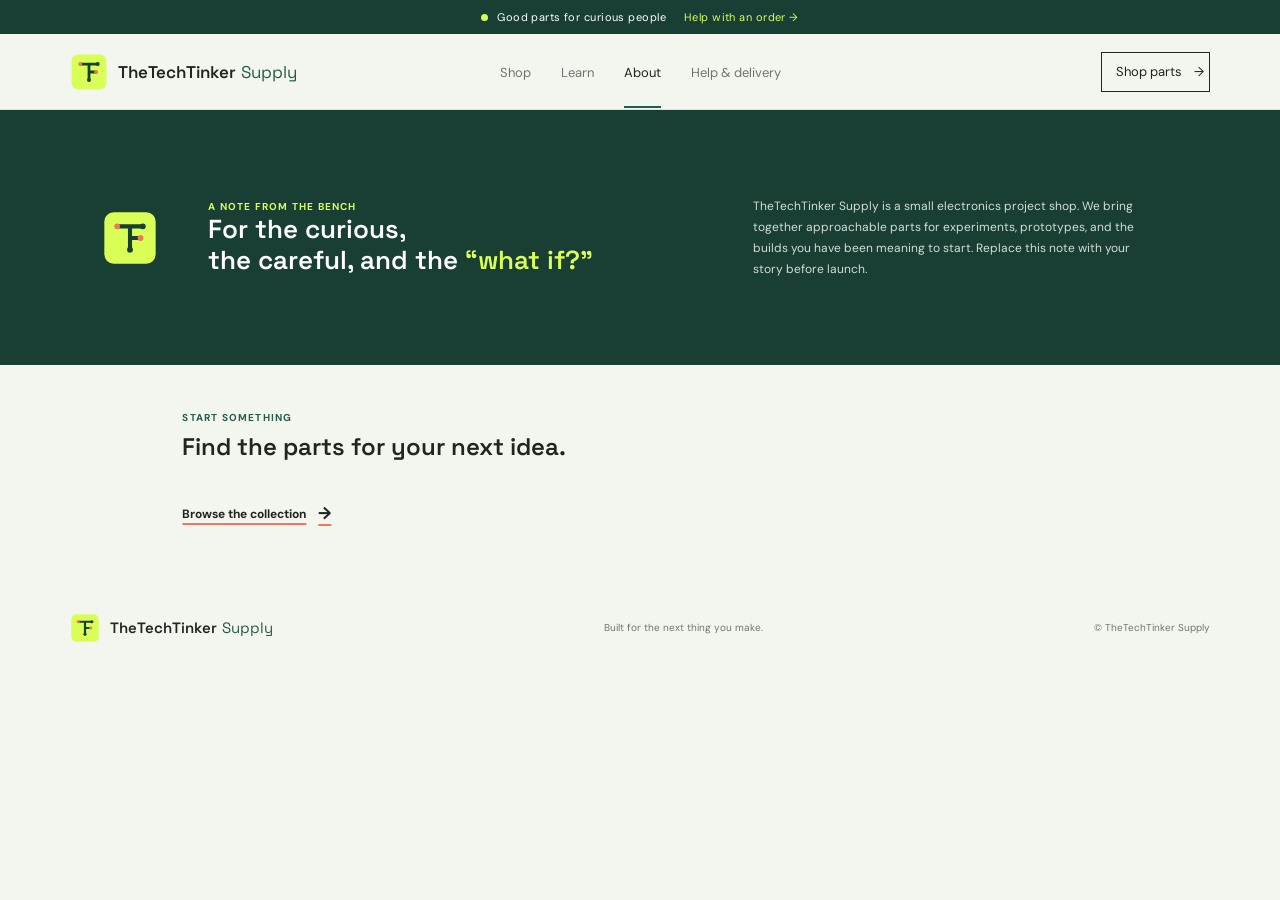
<file: about.html>
<!doctype html>
<html lang="en">
  <head>
    <meta charset="utf-8">
    <meta name="viewport" content="width=device-width, initial-scale=1">
    <meta name="theme-color" content="#f3f5ef">
    <meta name="description" content="Learn about TheTechTinker Supply and its electronics project parts.">
    <title>About | TheTechTinker Supply</title>
    <link rel="icon" type="image/svg+xml" href="assets/thetechtinker-mark.svg">
    <link rel="preconnect" href="https://fonts.googleapis.com">
    <link rel="preconnect" href="https://fonts.gstatic.com" crossorigin>
    <link href="https://fonts.googleapis.com/css2?family=DM+Sans:wght@400;500;600;700&family=Space+Grotesk:wght@400;500;600;700&display=swap" rel="stylesheet">
    <link rel="stylesheet" href="styles.css">
  </head>
  <body>
    <a class="skip-link" href="#top">Skip to About</a>
    <div class="announcement">
      <span class="announcement-mark" aria-hidden="true"></span>
      <p>Good parts for curious people</p>
      <a href="help.html">Help with an order <span aria-hidden="true">&rarr;</span></a>
    </div>

    <header class="site-header">
      <a class="brand" href="index.html#top" aria-label="TheTechTinker Supply home">
        <img class="brand-mark" src="assets/thetechtinker-mark.svg" alt="">
        <span class="brand-name"><span>TheTechTinker</span><strong>Supply</strong></span>
      </a>
      <nav class="main-nav" aria-label="Main navigation">
        <a class="nav-link" href="index.html#catalog">Shop</a>
        <a class="nav-link" href="learn.html">Learn</a>
        <a class="nav-link active" href="about.html" aria-current="page">About</a>
        <a class="nav-link" href="help.html">Help &amp; delivery</a>
      </nav>
      <a class="cart-trigger" href="index.html#catalog">Shop parts <span aria-hidden="true">&rarr;</span></a>
    </header>

    <main id="top" class="standalone-page">
      <section class="about-band" aria-labelledby="about-title">
        <div class="about-marker" aria-hidden="true"><img src="assets/thetechtinker-mark.svg" alt=""></div>
        <div class="about-copy">
          <p class="eyebrow">A NOTE FROM THE BENCH</p>
          <h1 id="about-title">For the curious,<br>the careful, and the <span>“what if?”</span></h1>
        </div>
        <p class="about-description">TheTechTinker Supply is a small electronics project shop. We bring together approachable parts for experiments, prototypes, and the builds you have been meaning to start. Replace this note with your story before launch.</p>
      </section>
      <section class="about-followup">
        <p class="eyebrow">START SOMETHING</p>
        <h2>Find the parts for your next idea.</h2>
        <a class="intro-link" href="index.html#catalog">Browse the collection <span aria-hidden="true">&rarr;</span></a>
      </section>
    </main>

    <footer class="site-footer">
      <a class="brand footer-brand" href="index.html#top" aria-label="TheTechTinker Supply home">
        <img class="brand-mark" src="assets/thetechtinker-mark.svg" alt="">
        <span class="brand-name"><span>TheTechTinker</span><strong>Supply</strong></span>
      </a>
      <p>Built for the next thing you make.</p>
      <span class="footer-year">&copy; TheTechTinker Supply</span>
    </footer>
  </body>
</html>
</file>
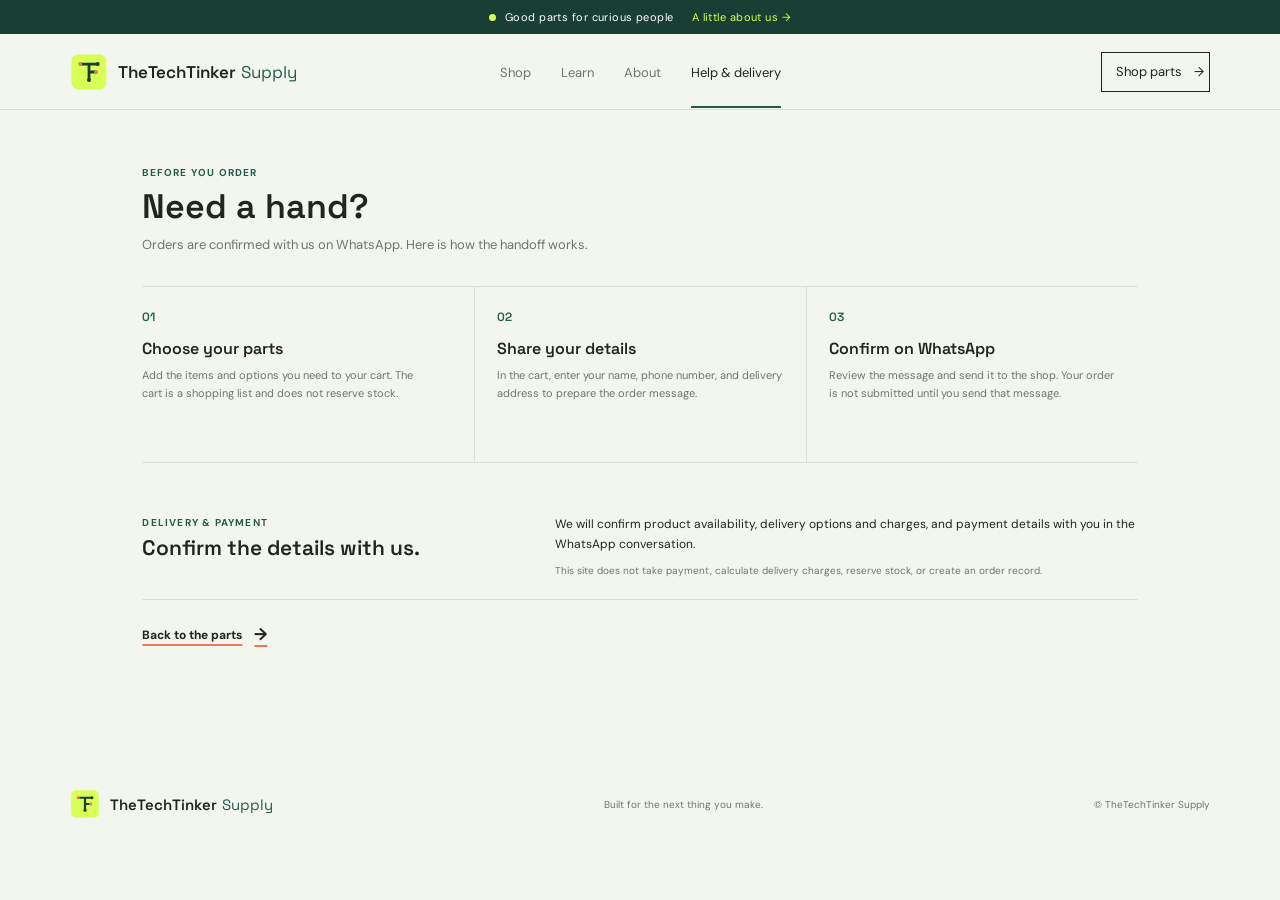
<file: help.html>
<!doctype html>
<html lang="en">
  <head>
    <meta charset="utf-8">
    <meta name="viewport" content="width=device-width, initial-scale=1">
    <meta name="theme-color" content="#f3f5ef">
    <meta name="description" content="How ordering, delivery, and payment confirmation work at TheTechTinker Supply.">
    <title>Help &amp; delivery | TheTechTinker Supply</title>
    <link rel="icon" type="image/svg+xml" href="assets/thetechtinker-mark.svg">
    <link rel="preconnect" href="https://fonts.googleapis.com">
    <link rel="preconnect" href="https://fonts.gstatic.com" crossorigin>
    <link rel="preconnect" href="https://fonts.gstatic.com" crossorigin>
    <link href="https://fonts.googleapis.com/css2?family=DM+Sans:wght@400;500;600;700&family=Space+Grotesk:wght@400;500;600;700&display=swap" rel="stylesheet">
    <link rel="stylesheet" href="styles.css">
  </head>
  <body>
    <a class="skip-link" href="#help-content">Skip to Help &amp; delivery</a>
    <div class="announcement">
      <span class="announcement-mark" aria-hidden="true"></span>
      <p>Good parts for curious people</p>
      <a href="about.html">A little about us <span aria-hidden="true">&rarr;</span></a>
    </div>

    <header class="site-header">
      <a class="brand" href="index.html#top" aria-label="TheTechTinker Supply home">
        <img class="brand-mark" src="assets/thetechtinker-mark.svg" alt="">
        <span class="brand-name"><span>TheTechTinker</span><strong>Supply</strong></span>
      </a>
      <nav class="main-nav" aria-label="Main navigation">
        <a class="nav-link" href="index.html#catalog">Shop</a>
        <a class="nav-link" href="learn.html">Learn</a>
        <a class="nav-link" href="about.html">About</a>
        <a class="nav-link active" href="help.html" aria-current="page">Help &amp; delivery</a>
      </nav>
      <a class="cart-trigger" href="index.html#catalog">Shop parts <span aria-hidden="true">&rarr;</span></a>
    </header>

    <main id="help-content" class="help-page">
      <div class="help-page-heading">
        <p class="eyebrow">BEFORE YOU ORDER</p>
        <h1>Need a hand?</h1>
        <p>Orders are confirmed with us on WhatsApp. Here is how the handoff works.</p>
      </div>

      <section class="help-steps" aria-label="How ordering works">
        <article class="help-step">
          <span class="help-step-number">01</span>
          <h2>Choose your parts</h2>
          <p>Add the items and options you need to your cart. The cart is a shopping list and does not reserve stock.</p>
        </article>
        <article class="help-step">
          <span class="help-step-number">02</span>
          <h2>Share your details</h2>
          <p>In the cart, enter your name, phone number, and delivery address to prepare the order message.</p>
        </article>
        <article class="help-step">
          <span class="help-step-number">03</span>
          <h2>Confirm on WhatsApp</h2>
          <p>Review the message and send it to the shop. Your order is not submitted until you send that message.</p>
        </article>
      </section>

      <section class="delivery-note" aria-labelledby="delivery-title">
        <div>
          <p class="eyebrow">DELIVERY &amp; PAYMENT</p>
          <h2 id="delivery-title">Confirm the details with us.</h2>
        </div>
        <div>
          <p>We will confirm product availability, delivery options and charges, and payment details with you in the WhatsApp conversation.</p>
          <p class="help-small">This site does not take payment, calculate delivery charges, reserve stock, or create an order record.</p>
        </div>
      </section>

      <a class="intro-link help-shop-link" href="index.html#catalog">Back to the parts <span aria-hidden="true">&rarr;</span></a>
    </main>

    <footer class="site-footer">
      <a class="brand footer-brand" href="index.html#top" aria-label="TheTechTinker Supply home">
        <img class="brand-mark" src="assets/thetechtinker-mark.svg" alt="">
        <span class="brand-name"><span>TheTechTinker</span><strong>Supply</strong></span>
      </a>
      <p>Built for the next thing you make.</p>
      <span class="footer-year">&copy; TheTechTinker Supply</span>
    </footer>
  </body>
</html>
</file>
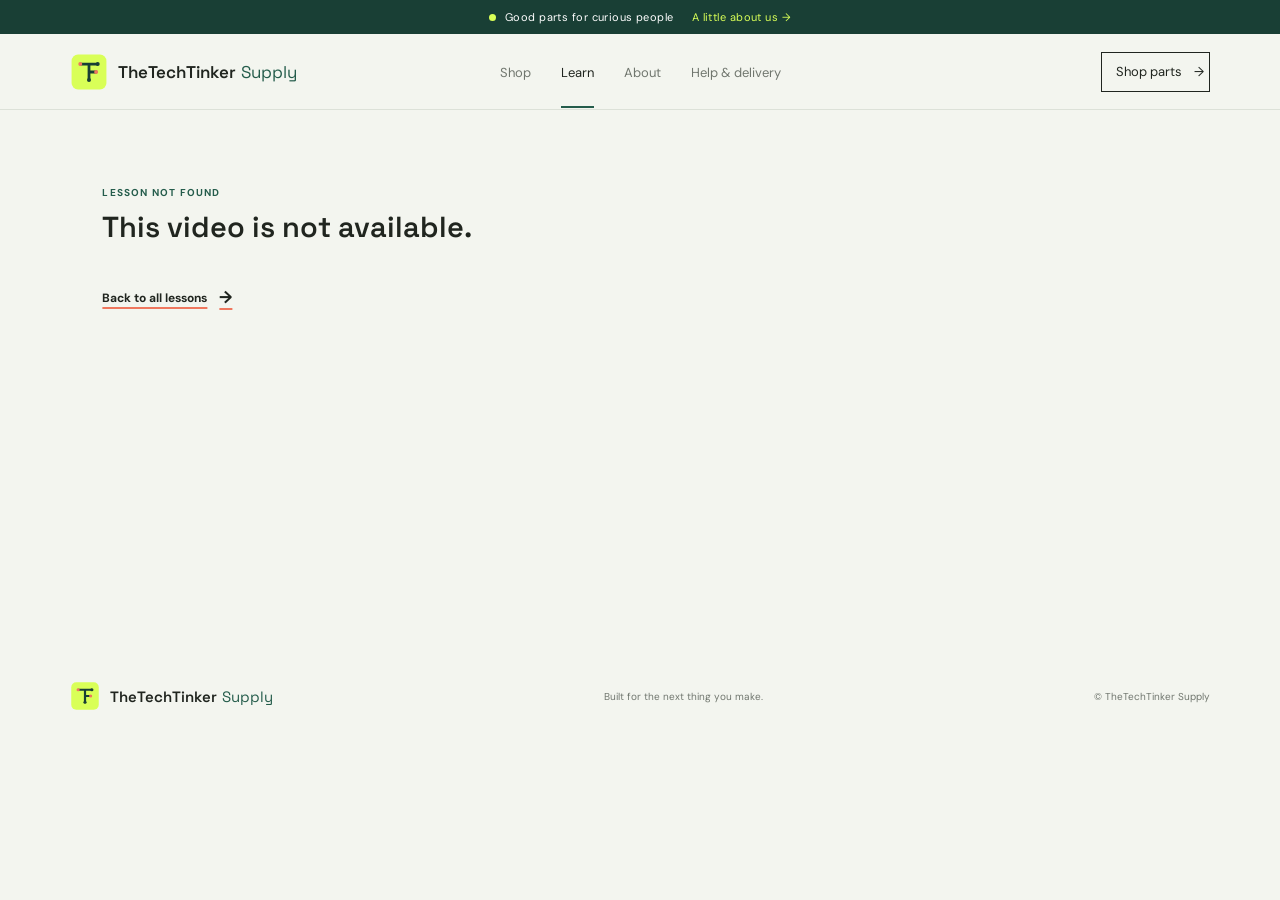
<file: video.html>
<!doctype html>
<html lang="en">
  <head>
    <meta charset="utf-8">
    <meta name="viewport" content="width=device-width, initial-scale=1">
    <meta name="theme-color" content="#f3f5ef">
    <meta name="description" content="Watch a project lesson and find the products used in the build.">
    <title>Project lesson | TheTechTinker Supply</title>
    <link rel="icon" type="image/svg+xml" href="assets/thetechtinker-mark.svg">
    <link rel="preconnect" href="https://fonts.googleapis.com">
    <link rel="preconnect" href="https://fonts.gstatic.com" crossorigin>
    <link href="https://fonts.googleapis.com/css2?family=DM+Sans:wght@400;500;600;700&family=Space+Grotesk:wght@400;500;600;700&display=swap" rel="stylesheet">
    <link rel="stylesheet" href="styles.css">
    <script src="products.js" defer></script>
    <script src="videos.js" defer></script>
    <script src="cart-store.js" defer></script>
    <script src="video.js" defer></script>
  </head>
  <body>
    <a class="skip-link" href="#lesson-content">Skip to lesson</a>
    <div class="announcement">
      <span class="announcement-mark" aria-hidden="true"></span>
      <p>Good parts for curious people</p>
      <a href="about.html">A little about us <span aria-hidden="true">&rarr;</span></a>
    </div>

    <header class="site-header">
      <a class="brand" href="index.html#top" aria-label="TheTechTinker Supply home">
        <img class="brand-mark" src="assets/thetechtinker-mark.svg" alt="">
        <span class="brand-name"><span>TheTechTinker</span><strong>Supply</strong></span>
      </a>
      <nav class="main-nav" aria-label="Main navigation">
        <a class="nav-link" href="index.html#catalog">Shop</a>
        <a class="nav-link active" href="learn.html" aria-current="page">Learn</a>
        <a class="nav-link" href="about.html">About</a>
        <a class="nav-link" href="help.html">Help &amp; delivery</a>
      </nav>
      <a class="cart-trigger" href="index.html#catalog">Shop parts <span aria-hidden="true">&rarr;</span></a>
    </header>

    <main id="top">
      <section class="video-detail-section" id="lesson-content" hidden>
        <a class="video-back-link" href="learn.html"><span aria-hidden="true">&larr;</span> All lessons</a>
        <div class="video-detail-heading">
          <p class="eyebrow">PROJECT LESSON</p>
          <h1 id="video-title"></h1>
          <p id="video-description"></p>
        </div>
        <div class="video-detail-layout">
          <div class="video-detail-player">
            <iframe id="video-player" title="Project lesson video" referrerpolicy="strict-origin-when-cross-origin" allow="accelerometer; autoplay; clipboard-write; encrypted-media; gyroscope; picture-in-picture" allowfullscreen></iframe>
          </div>
          <aside class="recommendation-panel" aria-labelledby="recommendation-title">
            <p class="eyebrow">BUILD THE PROJECT</p>
            <h2 id="recommendation-title">Products in this lesson</h2>
            <div class="recommendation-list" id="recommendation-list"></div>
            <p class="recommendation-empty" id="recommendation-empty" hidden>No linked products are available for this lesson.</p>
          </aside>
        </div>
      </section>
      <section class="video-not-found" id="video-not-found" hidden>
        <p class="eyebrow">LESSON NOT FOUND</p>
        <h1>This video is not available.</h1>
        <a class="intro-link" href="learn.html">Back to all lessons <span aria-hidden="true">&rarr;</span></a>
      </section>
    </main>

    <footer class="site-footer">
      <a class="brand footer-brand" href="index.html#top" aria-label="TheTechTinker Supply home">
        <img class="brand-mark" src="assets/thetechtinker-mark.svg" alt="">
        <span class="brand-name"><span>TheTechTinker</span><strong>Supply</strong></span>
      </a>
      <p>Built for the next thing you make.</p>
      <span class="footer-year">&copy; TheTechTinker Supply</span>
    </footer>
  </body>
</html>
</file>
<file: styles.css>
:root {
  color-scheme: light;
  --paper: #f3f5ef;
  --white: #fff;
  --ink: #20251f;
  --muted: #70766e;
  --line: #dce1d8;
  --green: #245c4b;
  --green-dark: #193f35;
  --lime: #d9ff57;
  --coral: #ef775e;
  --blue: #c9e3ed;
  --font-display: "Space Grotesk", "Trebuchet MS", sans-serif;
  --font-body: "DM Sans", "Segoe UI", sans-serif;
}

* { box-sizing: border-box; }
html { scroll-behavior: smooth; }
body {
  margin: 0;
  background: var(--paper);
  color: var(--ink);
  font-family: var(--font-body);
  font-size: 15px;
  line-height: 1.5;
}
button, input, select, textarea { font: inherit; }
button, a { -webkit-tap-highlight-color: transparent; }
a { color: inherit; }
button:focus-visible, a:focus-visible, input:focus-visible, select:focus-visible, textarea:focus-visible {
  outline: 3px solid var(--coral);
  outline-offset: 3px;
}
.skip-link {
  position: absolute;
  z-index: 20;
  top: 8px;
  left: 8px;
  padding: 10px 14px;
  transform: translateY(-160%);
  background: var(--ink);
  color: var(--white);
}
.skip-link:focus { transform: translateY(0); }
.announcement {
  min-height: 34px;
  padding: 6px 5.5%;
  display: flex;
  justify-content: center;
  align-items: center;
  gap: 9px;
  background: var(--green-dark);
  color: var(--white);
  font-size: 11px;
  letter-spacing: .04em;
}
.announcement p { margin: 0; }
.announcement a { margin-left: 9px; color: var(--lime); text-decoration: none; }
.announcement-mark, .note-dot {
  width: 7px;
  height: 7px;
  flex: 0 0 auto;
  border-radius: 50%;
  background: var(--lime);
}
.site-header {
  min-height: 76px;
  padding: 0 5.5%;
  display: grid;
  grid-template-columns: 1fr auto 1fr;
  align-items: center;
  gap: 24px;
  border-bottom: 1px solid var(--line);
}
.brand { display: inline-flex; align-items: center; gap: 10px; text-decoration: none; width: fit-content; }
.brand-mark {
  width: 38px;
  height: 38px;
  display: block;
}
.brand-name { display: flex; gap: 5px; font: 600 17px var(--font-display); letter-spacing: 0; }
.brand-name strong { color: var(--green); font-weight: 400; }
.main-nav { display: flex; align-items: center; gap: 30px; }
.nav-link { position: relative; padding: 27px 0 25px; color: var(--muted); font-size: 13px; text-decoration: none; }
.nav-link:hover, .nav-link.active { color: var(--ink); }
.nav-link.active::after { position: absolute; right: 0; bottom: -1px; left: 0; height: 2px; background: var(--green); content: ""; }
.cart-trigger {
  justify-self: end;
  min-height: 40px;
  padding: 4px 5px 4px 14px;
  display: inline-flex;
  align-items: center;
  gap: 12px;
  border: 1px solid var(--ink);
  background: transparent;
  color: var(--ink);
  cursor: pointer;
  font-size: 13px;
}
.site-header a.cart-trigger { text-decoration: none; }
.cart-count {
  min-width: 28px;
  height: 28px;
  display: grid;
  place-items: center;
  background: var(--lime);
  font: 600 12px var(--font-display);
}
.intro {
  position: relative;
  min-height: 320px;
  margin: 24px 5.5% 0;
  display: grid;
  grid-template-columns: 1fr 1fr;
  overflow: hidden;
  background: var(--blue);
}
.intro-copy { z-index: 1; padding: 38px 5.4vw 34px; align-self: center; }
.eyebrow {
  margin: 0;
  color: var(--green);
  font-size: 10px;
  font-weight: 700;
  letter-spacing: .12em;
}
.intro .eyebrow { display: flex; align-items: center; gap: 9px; }
.eyebrow-line { width: 21px; height: 2px; background: var(--coral); }
h1, h2, h3, p { overflow-wrap: anywhere; }
.intro h1 {
  margin: 20px 0 14px;
  font: 600 49px/1.03 var(--font-display);
  letter-spacing: 0;
}
.intro h1 span { color: var(--green); }
.intro-description { max-width: 360px; margin: 0; color: #485c59; font-size: 14px; }
.intro-link {
  margin-top: 25px;
  display: inline-flex;
  align-items: center;
  gap: 12px;
  color: var(--ink);
  font-size: 12px;
  font-weight: 700;
  text-decoration-color: var(--coral);
  text-decoration-thickness: 2px;
  text-underline-offset: 5px;
}
.intro-link span { font-size: 17px; }
.intro-image-wrap { position: relative; min-height: 320px; overflow: hidden; background: #617c73; }
.intro-image { width: 100%; height: 100%; position: absolute; inset: 0; object-fit: cover; object-position: center; }
.intro-image-wrap::after { position: absolute; inset: 0; background: linear-gradient(90deg, rgba(28, 52, 45, .2), transparent 40%); content: ""; }
.image-note, .image-index { position: absolute; z-index: 1; color: var(--white); font: 600 9px var(--font-display); letter-spacing: .1em; }
.image-note { left: 22px; bottom: 20px; display: flex; align-items: center; gap: 8px; }
.image-index { right: 22px; bottom: 20px; }
.intro-stamp {
  position: absolute;
  z-index: 2;
  top: 50%;
  left: 50%;
  width: 70px;
  height: 70px;
  display: flex;
  align-items: center;
  justify-content: center;
  flex-direction: column;
  transform: translate(-50%, -50%) rotate(-8deg);
  background: var(--coral);
  color: var(--ink);
  font: 700 10px/1.1 var(--font-display);
  text-align: center;
}
.intro-stamp span { font-size: 16px; }
.shop-section { padding: 56px 5.5% 78px; }
.learning-section { padding: 58px 8% 66px; background: #e4ece6; border-top: 1px solid var(--line); }
.learning-heading { max-width: 1120px; margin: 0 auto 23px; display: flex; justify-content: space-between; align-items: end; gap: 25px; }
.learning-heading h1, .learning-heading h2 { margin: 7px 0 0; font: 600 31px/1.15 var(--font-display); }
.learning-heading h1 span, .learning-heading h2 span { color: var(--green); }
.learning-heading > p { max-width: 390px; margin: 0 0 3px; color: var(--muted); font-size: 12px; line-height: 1.65; }
.learning-workspace { max-width: 1120px; margin: 0 auto; display: grid; grid-template-columns: minmax(0, 1.5fr) minmax(255px, .7fr); align-items: start; gap: 28px; }
.learning-player { position: relative; aspect-ratio: 16 / 9; overflow: hidden; background: var(--ink); }
.learning-player iframe { width: 100%; height: 100%; display: block; border: 0; }
.learning-player iframe[hidden] { display: none; }
.learning-empty { position: absolute; inset: 0; display: grid; align-content: center; justify-items: center; gap: 9px; color: var(--white); }
.learning-empty[hidden] { display: none; }
.learning-empty p { margin: 0; color: #d1ded7; font-size: 12px; }
.learning-play-mark { width: 40px; height: 40px; display: grid; place-items: center; border: 1px solid #75867e; color: var(--lime); font: 400 26px/1 var(--font-display); }
.learning-form { min-width: 0; display: grid; gap: 12px; }
.learning-field { display: grid; gap: 7px; color: var(--ink); font-size: 11px; font-weight: 700; }
.learning-field textarea { width: 100%; min-height: 126px; padding: 10px 11px; resize: vertical; border: 1px solid #c9d4cc; border-radius: 0; background: var(--white); color: var(--ink); font-size: 11px; font-weight: 400; line-height: 1.5; }
.learning-load-button { min-height: 42px; padding: 0 13px; display: flex; justify-content: space-between; align-items: center; border: 0; background: var(--green); color: var(--white); cursor: pointer; font-size: 11px; font-weight: 700; }
.learning-load-button:hover { background: var(--green-dark); }
.learning-load-button span { font-size: 17px; }
.learning-status { min-height: 18px; margin: -5px 0 0; color: var(--green); font-size: 10px; }
.learning-status.error { color: #a64b3a; }
.video-library-toolbar { margin: 24px 0 17px; display: flex; justify-content: space-between; align-items: center; gap: 16px; }
.video-library-search { width: min(360px, 100%); }
.video-library-count { margin: 0; color: var(--muted); font-size: 11px; }
.learning-video-grid { display: grid; grid-template-columns: repeat(3, minmax(0, 1fr)); gap: 15px; }
.learning-video-card { min-width: 0; display: flex; flex-direction: column; border: 1px solid #d5ded7; background: var(--white); text-decoration: none; }
.learning-video-card:hover .learning-video-thumb img { transform: scale(1.035); }
.learning-video-thumb { position: relative; aspect-ratio: 16 / 9; overflow: hidden; background: var(--ink); }
.learning-video-thumb img { width: 100%; height: 100%; display: block; object-fit: cover; transition: transform .3s ease; }
.learning-video-thumb.thumbnail-failed::after { position: absolute; inset: 0; display: grid; place-items: center; color: var(--lime); content: "PROJECT LESSON"; font: 600 12px var(--font-display); letter-spacing: .08em; }
.learning-trending-badge { position: absolute; top: 10px; left: 10px; padding: 5px 7px; background: var(--lime); color: var(--ink); font-size: 8px; font-weight: 700; }
.learning-card-play { position: absolute; right: 10px; bottom: 10px; padding: 5px 8px; background: var(--white); color: var(--ink); font-size: 9px; font-weight: 700; }
.learning-video-copy { padding: 13px 14px 15px; }
.learning-video-copy h2 { margin: 0 0 6px; font: 600 16px/1.3 var(--font-display); }
.learning-video-copy p { margin: 0; color: var(--muted); font-size: 11px; line-height: 1.55; }
.learning-no-results { padding: 25px 0; color: var(--muted); font-size: 12px; }
.video-detail-section { max-width: 1440px; min-height: 70vh; margin: 0 auto; padding: 35px 5.5% 65px; }
.video-back-link { display: inline-flex; align-items: center; gap: 7px; color: var(--green); font-size: 11px; font-weight: 700; text-decoration-color: var(--coral); text-underline-offset: 4px; }
.video-detail-heading { margin: 23px 0 20px; }
.video-detail-heading h1 { margin: 6px 0 7px; font: 600 31px/1.2 var(--font-display); }
.video-detail-heading > p:last-child { max-width: 780px; margin: 0; color: var(--muted); font-size: 12px; line-height: 1.65; }
.video-detail-layout { display: grid; grid-template-columns: minmax(0, 1.6fr) minmax(290px, .75fr); align-items: start; gap: 24px; }
.video-detail-player { aspect-ratio: 16 / 9; overflow: hidden; background: var(--ink); }
.video-detail-player iframe { width: 100%; height: 100%; display: block; border: 0; }
.recommendation-panel { min-width: 0; }
.recommendation-panel h2 { margin: 5px 0 13px; font: 600 19px/1.25 var(--font-display); }
.recommendation-list { display: grid; gap: 9px; }
.recommended-product { min-width: 0; padding: 9px; display: grid; grid-template-columns: 72px minmax(0, 1fr); align-items: start; gap: 11px; border: 1px solid var(--line); background: var(--white); }
.recommended-product > img { width: 72px; height: 72px; display: block; object-fit: cover; background: #e4e9e1; }
.recommended-product > img.image-failed { visibility: hidden; }
.recommended-product-content { min-width: 0; }
.recommended-product-category { margin: 0 0 2px; color: var(--muted); font-size: 8px; }
.recommended-product-content h3 { margin: 0; font: 600 12px/1.3 var(--font-display); }
.recommended-product-description { display: -webkit-box; margin: 4px 0 8px; overflow: hidden; color: var(--muted); font-size: 9px; line-height: 1.4; -webkit-box-orient: vertical; -webkit-line-clamp: 2; }
.recommendation-variant { display: grid; gap: 3px; color: var(--muted); font-size: 8px; }
.recommendation-variant select { width: 100%; min-height: 30px; padding: 0 7px; border: 1px solid var(--line); border-radius: 0; background: var(--white); color: var(--ink); font-size: 9px; }
.recommendation-purchase-row { margin-top: 6px; display: flex; justify-content: space-between; align-items: center; gap: 7px; }
.recommended-product-price { font: 600 13px var(--font-display); }
.recommendation-add-button { min-height: 31px; padding: 0 9px; border: 0; background: var(--green); color: var(--white); cursor: pointer; font-size: 9px; font-weight: 700; }
.recommendation-add-button:hover:not(:disabled) { background: var(--green-dark); }
.recommendation-add-button:disabled { background: #d7dcd5; color: #767d74; cursor: not-allowed; }
.recommendation-add-status { min-height: 12px; margin: 4px 0 0; color: var(--green); font-size: 8px; }
.recommendation-empty { margin: 0; color: var(--muted); font-size: 11px; }
.video-not-found { max-width: 1440px; min-height: 60vh; margin: 0 auto; padding: 75px 8%; }
.video-not-found h1 { margin: 8px 0 15px; font: 600 29px var(--font-display); }
.section-heading { display: flex; justify-content: space-between; align-items: end; gap: 20px; }
.section-heading h2, .about-copy h2, .help-section h2 {
  margin: 8px 0 0;
  font: 600 31px/1.15 var(--font-display);
  letter-spacing: 0;
}
.section-heading h2 span { color: var(--green); }
.catalog-count { margin: 0 0 4px; color: var(--muted); font-size: 12px; }
.catalog-toolbar {
  margin: 27px 0 22px;
  display: flex;
  justify-content: space-between;
  align-items: center;
  gap: 20px;
}
.category-list { display: flex; flex-wrap: wrap; gap: 7px; }
.category-button {
  min-height: 35px;
  padding: 0 13px;
  border: 1px solid var(--line);
  background: transparent;
  color: var(--muted);
  cursor: pointer;
  font-size: 11px;
  transition: background-color .18s ease, color .18s ease, border-color .18s ease;
}
.category-button:hover { border-color: var(--green); color: var(--green); }
.category-button.selected { border-color: var(--ink); background: var(--ink); color: var(--white); }
.search-box {
  width: 220px;
  min-height: 38px;
  padding: 0 9px 0 12px;
  display: flex;
  align-items: center;
  gap: 9px;
  border: 1px solid var(--line);
  background: var(--white);
}
.search-box input { width: 100%; min-width: 0; border: 0; outline: 0; background: transparent; color: var(--ink); font-size: 12px; }
.search-box input:focus-visible { outline: 0; }
.search-symbol { position: relative; width: 13px; height: 13px; flex: 0 0 auto; border: 1.5px solid var(--muted); border-radius: 50%; }
.search-symbol::after { position: absolute; right: -5px; bottom: -3px; width: 6px; height: 1.5px; transform: rotate(45deg); background: var(--muted); content: ""; }
kbd { padding: 1px 5px; border: 1px solid var(--line); color: var(--muted); font: 10px var(--font-body); }
.product-grid { display: grid; grid-template-columns: repeat(4, minmax(0, 1fr)); gap: 14px; }
.product-card { min-width: 0; background: var(--white); border: 1px solid #e8ebe5; animation: appear .35s ease both; }
.product-card:nth-child(2) { animation-delay: .04s; }
.product-card:nth-child(3) { animation-delay: .08s; }
.product-card:nth-child(4) { animation-delay: .12s; }
.product-image-wrap { position: relative; aspect-ratio: 1.25; overflow: hidden; background: #dce5dc; }
.product-image { width: 100%; height: 100%; display: block; object-fit: cover; transition: transform .35s ease, filter .25s ease; }
.product-card:hover .product-image { transform: scale(1.035); }
.gallery-button { position: absolute; z-index: 2; top: 50%; width: 30px; height: 36px; display: grid; place-items: center; transform: translateY(-50%); border: 0; background: rgb(255 255 255 / 88%); color: var(--ink); cursor: pointer; font-size: 15px; font-weight: 700; }
.gallery-button:hover { background: var(--lime); }
.gallery-button:focus-visible { outline: 2px solid var(--green); outline-offset: 2px; }
.gallery-button-previous { left: 8px; }
.gallery-button-next { right: 8px; }
.gallery-count { position: absolute; z-index: 2; right: 50%; bottom: 9px; transform: translateX(50%); padding: 3px 6px; background: rgb(255 255 255 / 88%); color: var(--ink); font-size: 9px; font-weight: 600; }
.sold-out-product .product-image { transform: scale(1.03); filter: grayscale(.85) blur(2px); }
.sold-out-product.product-image-wrap.image-failed::before { filter: grayscale(.85) blur(2px); }
.product-badge.sold-out-badge { background: var(--coral); color: var(--ink); }
.product-image-wrap.image-failed::before { position: absolute; inset: 0; display: grid; place-items: center; background: linear-gradient(135deg, #dae7df, #d6e0e9); color: var(--green); content: "TT / COMPONENT"; font: 600 12px var(--font-display); letter-spacing: .1em; }
.product-badge { position: absolute; top: 11px; left: 11px; padding: 5px 7px; background: var(--lime); color: var(--ink); font: 700 8px var(--font-display); letter-spacing: .08em; }
.product-details { padding: 15px 14px 14px; }
.product-meta { display: flex; justify-content: space-between; gap: 8px; color: var(--muted); font-size: 10px; }
.product-meta span:last-child { white-space: nowrap; }
.product-details h3 { min-height: 42px; margin: 7px 0 5px; font: 600 16px/1.3 var(--font-display); }
.product-description { min-height: 53px; margin: 0; color: var(--muted); font-size: 11px; line-height: 1.55; }
.product-specifications { margin-top: 8px; border-top: 1px solid var(--line); }
.product-specifications summary { padding: 7px 0 4px; color: var(--green); cursor: pointer; font-size: 10px; font-weight: 700; }
.product-specifications table { width: 100%; border-collapse: collapse; font-size: 10px; }
.product-specifications th, .product-specifications td { padding: 5px 3px; border-top: 1px solid #edf0eb; text-align: left; vertical-align: top; }
.product-specifications th { width: 42%; color: var(--muted); font-weight: 500; }
.variant-control { margin-top: 13px; display: grid; gap: 5px; color: var(--muted); font-size: 10px; }
.variant-control select { width: 100%; min-height: 35px; padding: 0 8px; border: 1px solid var(--line); border-radius: 0; background: var(--white); color: var(--ink); font-size: 11px; }
.product-buy-row { min-height: 51px; margin-top: 12px; display: grid; grid-template-columns: 1fr auto; align-items: center; column-gap: 8px; }
.product-price-stack { min-width: 0; display: flex; flex-wrap: wrap; align-items: baseline; gap: 3px 7px; grid-column: 1; }
.product-price { font: 600 18px var(--font-display); }
.product-compare-price { color: var(--muted); font-size: 10px; }
.discount-label { padding: 2px 4px; background: #ffe2d9; color: #813d2f; font-size: 8px; font-weight: 700; }
.stock-label { grid-column: 1; color: var(--green); font-size: 9px; }
.stock-label.sold-out { color: #a64b3a; }
.add-button { grid-column: 2; grid-row: 1 / span 2; min-width: 98px; min-height: 36px; padding: 0 10px; border: 0; background: var(--green); color: var(--white); cursor: pointer; font-size: 10px; font-weight: 700; transition: background-color .18s ease; }
.add-button:hover:not(:disabled) { background: var(--green-dark); }
.add-button:disabled { background: #d7dcd5; color: #767d74; cursor: not-allowed; }
.empty-results { padding: 32px 0; color: var(--muted); }
.about-band {
  min-height: 255px;
  padding: 48px 8%;
  display: grid;
  grid-template-columns: 70px 1.2fr 1fr;
  align-items: center;
  gap: 36px;
  background: var(--green-dark);
  color: var(--white);
}
.about-marker { width: 56px; height: 56px; }
.about-marker img { width: 100%; height: 100%; display: block; }
.about-copy .eyebrow { color: var(--lime); }
.about-copy h1, .about-copy h2 { margin: 0; font: 600 26px/1.2 var(--font-display); }
.about-copy h1 span, .about-copy h2 span { color: var(--lime); }
.about-description { max-width: 395px; margin: 0; color: #d1ded7; font-size: 12px; line-height: 1.75; }
.about-followup { max-width: 1120px; margin: 0 auto; padding: 45px 8% 55px; }
.about-followup h2 { max-width: 600px; margin: 6px 0 14px; font: 600 24px/1.3 var(--font-display); }
.help-section { padding: 52px 8%; display: grid; grid-template-columns: .8fr 1.4fr auto; align-items: center; gap: 35px; border-bottom: 1px solid var(--line); }
.help-section h2 { font-size: 27px; }
.help-detail p { max-width: 490px; margin: 0; font-size: 13px; }
.help-detail .help-small { margin-top: 8px; color: var(--muted); font-size: 11px; }
.help-link { white-space: nowrap; color: var(--green); font-size: 11px; font-weight: 700; text-decoration-color: var(--coral); text-underline-offset: 5px; }
.help-link span { padding-left: 5px; }
.help-page { max-width: 1200px; min-height: 72vh; margin: 0 auto; padding: 55px 8% 68px; }
.help-page-heading { max-width: 660px; }
.help-page-heading h1 { margin: 7px 0; font: 600 34px/1.2 var(--font-display); }
.help-page-heading > p:last-child { margin: 0; color: var(--muted); font-size: 13px; }
.help-steps { margin: 32px 0; display: grid; grid-template-columns: repeat(3, minmax(0, 1fr)); border-top: 1px solid var(--line); border-bottom: 1px solid var(--line); }
.help-step { min-height: 175px; padding: 18px 22px 20px 0; }
.help-step + .help-step { padding-left: 22px; border-left: 1px solid var(--line); }
.help-step-number { color: var(--green); font: 600 12px var(--font-display); }
.help-step h2 { margin: 11px 0 6px; font: 600 16px/1.3 var(--font-display); }
.help-step p { max-width: 290px; margin: 0; color: var(--muted); font-size: 11px; line-height: 1.65; }
.delivery-note { padding: 20px 0; display: grid; grid-template-columns: minmax(220px, .8fr) minmax(0, 1.2fr); gap: 25px; border-bottom: 1px solid var(--line); }
.delivery-note h2 { margin: 5px 0 0; font: 600 21px/1.25 var(--font-display); }
.delivery-note > div:last-child > p { max-width: 590px; margin: 0; font-size: 12px; line-height: 1.65; }
.delivery-note .help-small { margin-top: 8px !important; color: var(--muted); font-size: 10px !important; }
.help-shop-link { display: inline-flex; margin-top: 22px; }
.site-footer { min-height: 92px; padding: 20px 5.5%; display: flex; justify-content: space-between; align-items: center; gap: 20px; }
.footer-banner { width: clamp(150px, 18vw, 220px); aspect-ratio: 3 / 1; display: block; flex: 0 0 auto; background: var(--white); }
.footer-banner img { width: 100%; height: 100%; display: block; object-fit: contain; }
.footer-brand .brand-mark { width: 30px; height: 30px; }
.footer-brand .brand-name { font-size: 15px; }
.site-footer p, .footer-year { margin: 0; color: var(--muted); font-size: 10px; }

.cart-dialog {
  width: min(660px, calc(100% - 32px));
  max-width: none;
  max-height: min(90vh, 900px);
  padding: 0;
  border: 0;
  background: var(--paper);
  color: var(--ink);
  box-shadow: 0 24px 80px rgba(13, 30, 24, .24);
}
.cart-dialog::backdrop { background: rgba(15, 26, 22, .58); }
.cart-panel { max-height: min(90vh, 900px); display: flex; flex-direction: column; }
.cart-header { padding: 22px 26px 18px; display: flex; justify-content: space-between; align-items: center; gap: 20px; border-bottom: 1px solid var(--line); }
.cart-header h2 { margin: 4px 0 0; font: 600 25px var(--font-display); }
.cart-header h2 span { color: var(--muted); font-size: 14px; font-weight: 400; }
.icon-button { min-width: 58px; min-height: 36px; border: 1px solid var(--line); background: transparent; cursor: pointer; font-size: 11px; }
.cart-content { padding: 0 26px 24px; overflow: auto; }
.cart-empty { padding: 28px 0; color: var(--muted); }
.cart-line { min-height: 84px; padding: 14px 0; display: grid; grid-template-columns: 1fr auto auto; align-items: center; gap: 18px; border-bottom: 1px solid var(--line); }
.cart-line-info h3 { margin: 0; font: 600 14px var(--font-display); }
.cart-line-info p { margin: 3px 0; color: var(--muted); font-size: 11px; }
.remove-button { padding: 0; border: 0; background: none; color: var(--green); cursor: pointer; font-size: 10px; text-decoration: underline; text-underline-offset: 2px; }
.quantity-controls { height: 32px; display: flex; align-items: center; border: 1px solid var(--line); background: var(--white); }
.quantity-controls button { width: 31px; height: 30px; border: 0; background: transparent; color: var(--ink); cursor: pointer; font-size: 17px; }
.quantity-controls button:disabled { color: #aab0a9; cursor: not-allowed; }
.quantity-controls span { min-width: 24px; text-align: center; font-size: 11px; }
.cart-line-price { min-width: 82px; display: grid; justify-items: end; gap: 2px; }
.cart-line-compare { color: var(--muted); font-size: 10px; }
.cart-line-total { text-align: right; font: 600 13px var(--font-display); }
.cart-summary { padding: 17px 0 18px; display: flex; justify-content: space-between; align-items: center; border-bottom: 1px solid var(--line); font-size: 12px; }
.cart-summary[hidden] { display: none; }
.cart-summary-copy { display: grid; gap: 4px; }
.cart-savings { color: var(--green); font-size: 10px; font-weight: 600; }
.cart-summary strong { font: 600 19px var(--font-display); }
.form-heading { padding: 20px 0 12px; }
.form-heading p:last-child { margin: 4px 0 0; color: var(--muted); font-size: 11px; }
.form-field { margin: 0 0 12px; display: grid; gap: 5px; font-size: 11px; font-weight: 600; }
.form-field input, .form-field textarea { width: 100%; padding: 10px 11px; border: 1px solid var(--line); border-radius: 0; background: var(--white); color: var(--ink); font-size: 12px; font-weight: 400; resize: vertical; }
.order-notice { margin: 13px 0; color: var(--muted); font-size: 10px; line-height: 1.55; }
.whatsapp-button { width: 100%; min-height: 44px; padding: 0 15px; display: flex; justify-content: space-between; align-items: center; border: 0; background: var(--green); color: var(--white); cursor: pointer; font-size: 12px; font-weight: 700; }
.whatsapp-button:hover { background: var(--green-dark); }
.whatsapp-button span { font-size: 18px; }
.form-status { min-height: 18px; margin: 8px 0 0; color: #a64b3a; font-size: 11px; }
.toast { position: fixed; z-index: 5; right: 24px; bottom: 22px; max-width: calc(100% - 32px); padding: 12px 16px; transform: translateY(12px); opacity: 0; background: var(--ink); color: var(--white); font-size: 12px; pointer-events: none; transition: opacity .2s ease, transform .2s ease; }
.toast.visible { transform: translateY(0); opacity: 1; }
.sr-only { position: absolute; width: 1px; height: 1px; padding: 0; margin: -1px; overflow: hidden; clip: rect(0, 0, 0, 0); white-space: nowrap; border: 0; }

@keyframes appear { from { transform: translateY(7px); opacity: 0; } to { transform: translateY(0); opacity: 1; } }
@media (prefers-reduced-motion: reduce) {
  *, *::before, *::after { scroll-behavior: auto !important; animation-duration: .01ms !important; animation-iteration-count: 1 !important; transition-duration: .01ms !important; }
}
@media (max-width: 1050px) {
  .product-grid { grid-template-columns: repeat(3, minmax(0, 1fr)); }
  .learning-video-grid { grid-template-columns: repeat(2, minmax(0, 1fr)); }
  .video-detail-layout { grid-template-columns: minmax(0, 1.3fr) minmax(265px, .8fr); gap: 17px; }
  .intro-copy { padding-left: 4vw; }
  .intro h1 { font-size: 45px; }
  .about-band { padding-right: 6%; padding-left: 6%; gap: 25px; }
}
@media (max-width: 760px) {
  .site-header { min-height: 100px; padding: 0 5%; grid-template-columns: 1fr auto; grid-template-rows: 60px 40px; gap: 0 12px; }
  .main-nav { grid-column: 1 / -1; grid-row: 2; display: flex; justify-content: center; gap: clamp(13px, 4vw, 25px); }
  .nav-link { padding: 8px 0 10px; font-size: 11px; }
  .intro { min-height: initial; margin: 17px 4% 0; grid-template-columns: 1.15fr .85fr; }
  .intro-copy { padding: 20px 13px; }
  .intro h1 { margin-top: 9px; font-size: 31px; }
  .intro-description { max-width: 400px; font-size: 11px; line-height: 1.45; }
  .intro-link { margin-top: 11px; gap: 7px; font-size: 10px; }
  .intro-image-wrap { min-height: 235px; }
  .intro-stamp { top: 10px; right: 10px; bottom: auto; left: auto; width: 48px; height: 48px; transform: rotate(-8deg); font-size: 8px; }
  .shop-section { padding: 30px 4% 60px; }
  .catalog-toolbar { margin: 13px 0 14px; }
  .section-heading h2 { max-width: 390px; font-size: 27px; }
  .catalog-toolbar { align-items: stretch; flex-direction: column-reverse; gap: 13px; }
  .search-box { width: 100%; }
  .category-list { flex-wrap: nowrap; overflow-x: auto; padding: 2px 1px 6px; scrollbar-width: thin; }
  .category-button { flex: 0 0 auto; }
  .product-grid { grid-template-columns: repeat(2, minmax(0, 1fr)); gap: 10px; }
  .image-note { display: none; }
  .product-details { padding: 12px 10px 11px; }
  .product-details h3 { min-height: 41px; font-size: 14px; }
  .product-description { min-height: 68px; font-size: 10px; }
  .product-meta { font-size: 9px; }
  .product-buy-row { grid-template-columns: 1fr; row-gap: 3px; }
  .product-price { font-size: 17px; }
  .stock-label { grid-column: 1; }
  .add-button { grid-column: 1; grid-row: auto; width: 100%; min-height: 35px; margin-top: 7px; }
  .about-band { padding: 38px 6%; grid-template-columns: 48px 1fr; gap: 18px; }
  .about-marker { width: 44px; height: 44px; }
  .about-copy h1, .about-copy h2 { font-size: 23px; }
  .about-description { grid-column: 2; }
  .about-followup { padding: 35px 6% 42px; }
  .about-followup h2 { font-size: 21px; }
  .help-section { padding: 36px 6%; grid-template-columns: 1fr auto; gap: 15px 20px; }
  .help-section > div:first-child { grid-column: 1 / -1; }
  .help-detail { grid-column: 1 / -1; }
  .help-link { grid-column: 1 / -1; width: fit-content; }
  .help-page { padding: 35px 5% 48px; }
  .help-page-heading h1 { font-size: 28px; }
  .help-steps { grid-template-columns: minmax(0, 1fr); margin: 24px 0; }
  .help-step { min-height: 0; padding: 15px 0; }
  .help-step + .help-step { padding-left: 0; border-top: 1px solid var(--line); border-left: 0; }
  .delivery-note { grid-template-columns: minmax(0, 1fr); gap: 9px; }
  .learning-section { padding: 40px 5% 46px; }
  .learning-heading { align-items: start; flex-direction: column; gap: 9px; }
  .learning-heading h1, .learning-heading h2 { font-size: 27px; }
  .learning-workspace { grid-template-columns: minmax(0, 1fr); gap: 18px; }
  .learning-field textarea { min-height: 92px; }
  .learning-video-grid { grid-template-columns: minmax(0, 1fr); gap: 11px; }
  .video-library-toolbar { align-items: stretch; flex-direction: column; gap: 8px; }
  .video-library-search { width: 100%; }
  .video-detail-section { padding: 25px 5% 45px; }
  .video-detail-heading { margin: 19px 0 14px; }
  .video-detail-heading h1 { font-size: 25px; }
  .video-detail-layout { grid-template-columns: minmax(0, 1fr); gap: 22px; }
  .recommended-product { grid-template-columns: 64px minmax(0, 1fr); }
  .recommended-product > img { width: 64px; height: 64px; }
  .site-footer { padding: 18px 4%; display: grid; grid-template-columns: 1fr auto; grid-template-areas: "brand year" "banner banner" "copy copy"; gap: 12px; }
  .footer-brand { grid-area: brand; }
  .footer-banner { grid-area: banner; justify-self: center; width: min(72vw, 250px); }
  .site-footer p { grid-area: copy; width: auto; text-align: center; }
  .footer-year { grid-area: year; text-align: right; }
}
@media (max-width: 420px) {
  .announcement { font-size: 10px; }
  .announcement a { margin-left: 2px; }
  .brand-name { gap: 4px; font-size: 14px; }
  .cart-trigger { min-height: 38px; }
  .intro h1 { margin-top: 7px; font-size: 25px; }
  .section-heading { align-items: start; flex-direction: column; gap: 5px; }
  .product-grid { gap: 8px; }
  .product-image-wrap { aspect-ratio: 1.1; }
  .product-badge { top: 7px; left: 7px; padding: 4px 5px; font-size: 7px; }
  .cart-dialog { width: 100%; max-height: 100dvh; height: 100dvh; margin: 0; }
  .cart-panel { max-height: 100dvh; height: 100%; }
  .cart-header { padding: 18px 18px 15px; }
  .cart-content { padding: 0 18px 22px; }
  .cart-line { grid-template-columns: 1fr auto; gap: 10px; }
  .cart-line-price { grid-column: 2; grid-row: 1; align-self: start; min-width: 0; }
  .quantity-controls { grid-column: 1; grid-row: 2; width: fit-content; }
}
</file>
